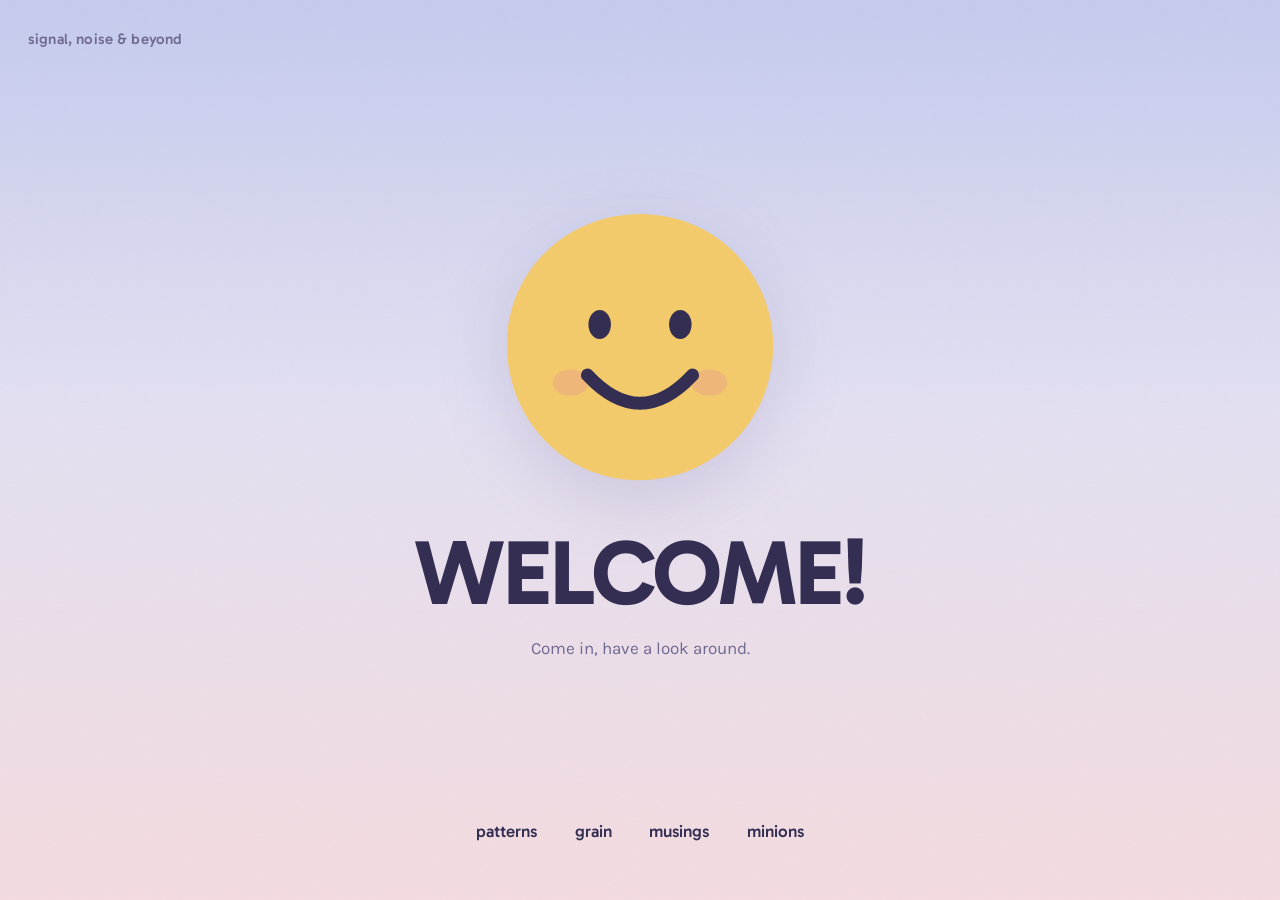
<file: index.html>
<!DOCTYPE html>
<html lang="en">
<head>
<meta charset="utf-8">
<meta name="viewport" content="width=device-width, initial-scale=1">
<title>signal, noise &amp; beyond</title>
<meta name="description" content="Data science, photography, writing, and small useful tools.">
<link rel="preconnect" href="https://fonts.googleapis.com">
<link rel="preconnect" href="https://fonts.gstatic.com" crossorigin>
<link href="https://fonts.googleapis.com/css2?family=Gabarito:wght@500;600;700&family=Karla:wght@400;500&display=swap" rel="stylesheet">
<style>
  :root{
    --sky-top:#C6CCEE;
    --sky-mid:#E4E1F2;
    --sky-bottom:#F4DCE0;
    --sun:#F2C96B;
    --ink:#332E52;
    --ink-soft:#6F688F;
    --cheek:#E8899A;
    --display:"Gabarito",ui-rounded,"Segoe UI Rounded",system-ui,sans-serif;
    --body:"Karla",system-ui,-apple-system,sans-serif;
  }

  *{box-sizing:border-box;}

  html,body{height:100%;}

  body{
    margin:0;
    font-family:var(--body);
    color:var(--ink);
    background:linear-gradient(180deg,
      var(--sky-top) 0%,
      var(--sky-mid) 46%,
      var(--sky-bottom) 100%);
    background-attachment:fixed;
    display:flex;
    flex-direction:column;
    min-height:100svh;
    -webkit-font-smoothing:antialiased;
  }

  /* Film grain — ties the flat wash to the photography side of the site. */
  body::after{
    content:"";
    position:fixed;
    inset:0;
    pointer-events:none;
    z-index:2;
    opacity:.05;
    mix-blend-mode:multiply;
    background-image:url("data:image/svg+xml,%3Csvg xmlns='http://www.w3.org/2000/svg' width='180' height='180'%3E%3Cfilter id='n'%3E%3CfeTurbulence type='fractalNoise' baseFrequency='0.85' numOctaves='3' stitchTiles='stitch'/%3E%3C/filter%3E%3Crect width='180' height='180' filter='url(%23n)'/%3E%3C/svg%3E");
  }

  .wordmark{
    position:relative;
    z-index:3;
    padding:1.9rem 1.75rem 0;
    font-family:var(--display);
    font-weight:500;
    font-size:.94rem;
    letter-spacing:.01em;
    color:var(--ink-soft);
  }

  main{
    position:relative;
    z-index:3;
    flex:1;
    display:flex;
    flex-direction:column;
    align-items:center;
    justify-content:center;
    gap:2.1rem;
    padding:2rem 1.5rem 1rem;
    text-align:center;
  }

  .face{
    width:min(62vw,300px);
    height:auto;
    display:block;
    filter:drop-shadow(0 18px 34px rgba(80,66,130,.16));
  }

  h1{
    font-family:var(--display);
    font-weight:700;
    font-size:clamp(3rem,13vw,5.75rem);
    line-height:.94;
    letter-spacing:-.022em;
    margin:0;
  }

  .tagline{
    margin:-.9rem 0 0;
    font-size:1.0625rem;
    color:var(--ink-soft);
    max-width:30ch;
    line-height:1.5;
  }

  nav{
    position:relative;
    z-index:3;
    display:flex;
    flex-wrap:wrap;
    justify-content:center;
    gap:.4rem 2.15rem;
    padding:1.25rem 1.5rem 3.1rem;
  }

  nav a{
    font-family:var(--display);
    font-weight:500;
    font-size:1.0625rem;
    color:var(--ink);
    text-decoration:none;
    padding:.45rem .1rem;
    border-bottom:2px solid transparent;
    transition:border-color .18s ease,color .18s ease;
  }

  nav a:hover,
  nav a:focus-visible{
    border-bottom-color:var(--sun);
    color:var(--ink);
  }

  a:focus-visible{
    outline:2px solid var(--ink);
    outline-offset:4px;
    border-radius:3px;
  }

  /* ---- the one orchestrated moment ---- */

  .face{
    animation:rise .95s cubic-bezier(.2,.75,.3,1) both;
  }

  h1{animation:lift .7s ease-out .42s both;}
  .tagline{animation:lift .7s ease-out .56s both;}
  nav{animation:lift .7s ease-out .68s both;}

  @keyframes rise{
    from{opacity:0;transform:translateY(16px) scale(.93);}
    to{opacity:1;transform:none;}
  }
  @keyframes lift{
    from{opacity:0;transform:translateY(10px);}
    to{opacity:1;transform:none;}
  }

  #smile{
    stroke-dasharray:180;
    stroke-dashoffset:180;
    animation:draw .8s cubic-bezier(.4,.1,.2,1) .5s both;
  }
  @keyframes draw{to{stroke-dashoffset:0;}}

  .eye{
    transform-box:fill-box;
    transform-origin:center;
    animation:blink 7s ease-in-out 2.6s infinite;
  }
  @keyframes blink{
    0%,92%,100%{transform:scaleY(1);}
    95.5%{transform:scaleY(.08);}
  }

  @media (prefers-reduced-motion:reduce){
    .face,h1,.tagline,nav,#smile,.eye{animation:none;}
    #smile{stroke-dashoffset:0;}
  }

  @media (max-width:430px){
    nav{gap:.3rem 1.4rem;}
    .wordmark{padding:1.5rem 1.25rem 0;font-size:.875rem;}
  }
</style>
</head>
<body>

  <div class="wordmark">signal, noise &amp; beyond</div>

  <main>
    <svg class="face" viewBox="0 0 320 320" role="img"
         aria-label="A big smiling face" xmlns="http://www.w3.org/2000/svg">
      <!-- Slightly irregular circle so it reads hand-drawn, not geometric. -->
      <path d="M160 18 C239 18 302 80 302 159 C302 240 237 302 159 302
               C80 302 18 238 18 157 C18 78 83 18 160 18 Z"
            fill="#F2C96B"/>
      <ellipse cx="86" cy="198" rx="19" ry="14" fill="#E8899A" opacity=".3"/>
      <ellipse cx="234" cy="198" rx="19" ry="14" fill="#E8899A" opacity=".3"/>
      <ellipse class="eye" cx="117" cy="136" rx="12" ry="15.5" fill="#332E52"/>
      <ellipse class="eye" cx="203" cy="136" rx="12" ry="15.5" fill="#332E52"/>
      <path id="smile" d="M104 190 Q160 250 216 190"
            fill="none" stroke="#332E52" stroke-width="14" stroke-linecap="round"/>
    </svg>

    <h1>WELCOME!</h1>

    <p class="tagline">Come in, have a look around.</p>
  </main>

  <nav>
    <a href="/patterns/">patterns</a>
    <a href="/grain/">grain</a>
    <a href="/musings/">musings</a>
    <a href="/minions/">minions</a>
  </nav>

</body>
</html>
</file>
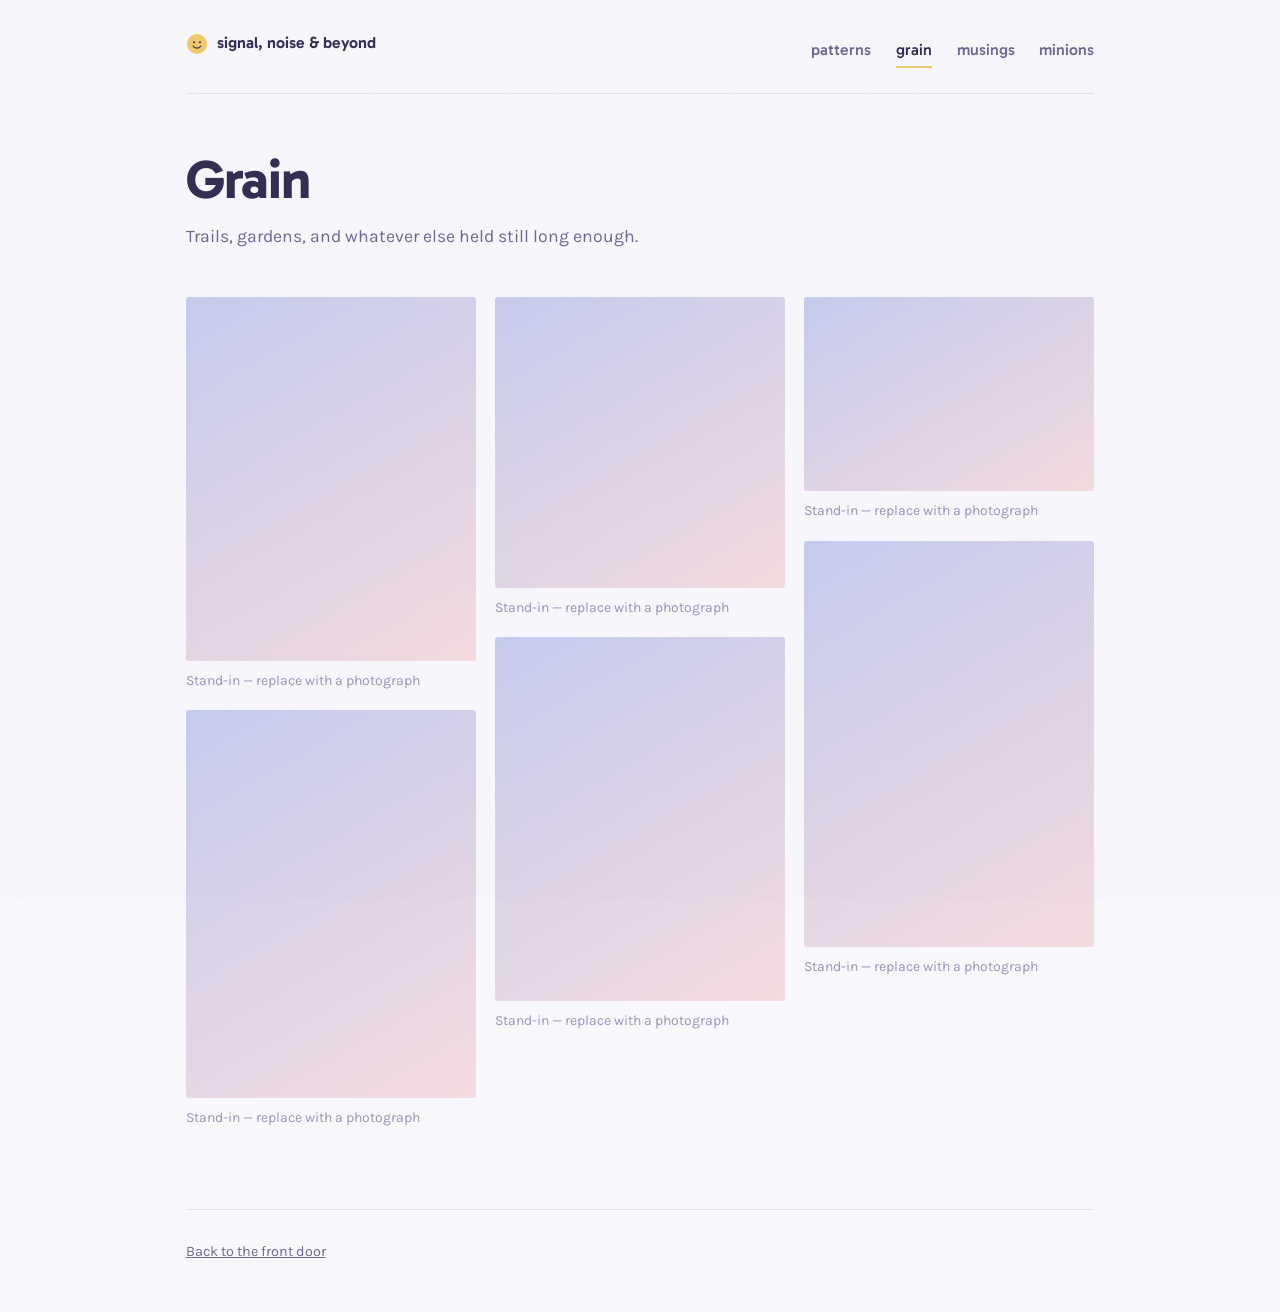
<file: grain/index.html>
<!DOCTYPE html>
<html lang="en">
<head>
<meta charset="utf-8">
<meta name="viewport" content="width=device-width, initial-scale=1">
<title>grain — signal, noise &amp; beyond</title>
<meta name="description" content="Photographs.">
<link rel="preconnect" href="https://fonts.googleapis.com">
<link rel="preconnect" href="https://fonts.gstatic.com" crossorigin>
<link href="https://fonts.googleapis.com/css2?family=Gabarito:wght@500;600;700&family=Karla:wght@400;500&display=swap" rel="stylesheet">
<link rel="stylesheet" href="../assets/css/site.css">
</head>
<body>

<div class="shell">

  <header class="masthead">
    <a class="home" href="../">
      <svg viewBox="0 0 320 320" aria-hidden="true" xmlns="http://www.w3.org/2000/svg">
        <circle cx="160" cy="160" r="146" fill="#F2C96B"/>
        <circle cx="117" cy="134" r="15" fill="#332E52"/>
        <circle cx="203" cy="134" r="15" fill="#332E52"/>
        <path d="M104 190 Q160 250 216 190" fill="none" stroke="#332E52"
              stroke-width="18" stroke-linecap="round"/>
      </svg>
      signal, noise &amp; beyond
    </a>
    <nav class="sections">
      <a href="../patterns/">patterns</a>
      <a href="../grain/" aria-current="page">grain</a>
      <a href="../musings/">musings</a>
      <a href="/minions/">minions</a>
    </nav>
  </header>

  <div class="opener">
    <h1>Grain</h1>
    <p>
      Trails, gardens, and whatever else held still long enough.
    </p>
  </div>

  <main>

    <!-- Real photographs go in /grain/photos/ and get added here like so:

         <figure>
           <img src="photos/rainier-ridge.jpg" alt="Ridge line above cloud"
                loading="lazy" width="1600" height="2000">
           <figcaption>Mount Rainier, September</figcaption>
         </figure>

         Always set width and height so the column layout doesn't jump.
         Resize the long edge to about 2000px before committing — Git is
         unhappy with large binaries and Pages caps a repo around 1 GB.
         Delete the stand-in tiles below as you go. -->

    <div class="gallery">
      <figure>
        <div class="placeholder" style="--ratio:4/5"></div>
        <figcaption>Stand-in — replace with a photograph</figcaption>
      </figure>
      <figure>
        <div class="placeholder" style="--ratio:3/4"></div>
        <figcaption>Stand-in — replace with a photograph</figcaption>
      </figure>
      <figure>
        <div class="placeholder" style="--ratio:1/1"></div>
        <figcaption>Stand-in — replace with a photograph</figcaption>
      </figure>
      <figure>
        <div class="placeholder" style="--ratio:4/5"></div>
        <figcaption>Stand-in — replace with a photograph</figcaption>
      </figure>
      <figure>
        <div class="placeholder" style="--ratio:3/2"></div>
        <figcaption>Stand-in — replace with a photograph</figcaption>
      </figure>
      <figure>
        <div class="placeholder" style="--ratio:5/7"></div>
        <figcaption>Stand-in — replace with a photograph</figcaption>
      </figure>
    </div>

  </main>

  <footer class="foot">
    <a href="../">Back to the front door</a>
  </footer>

</div>

</body>
</html>
</file>
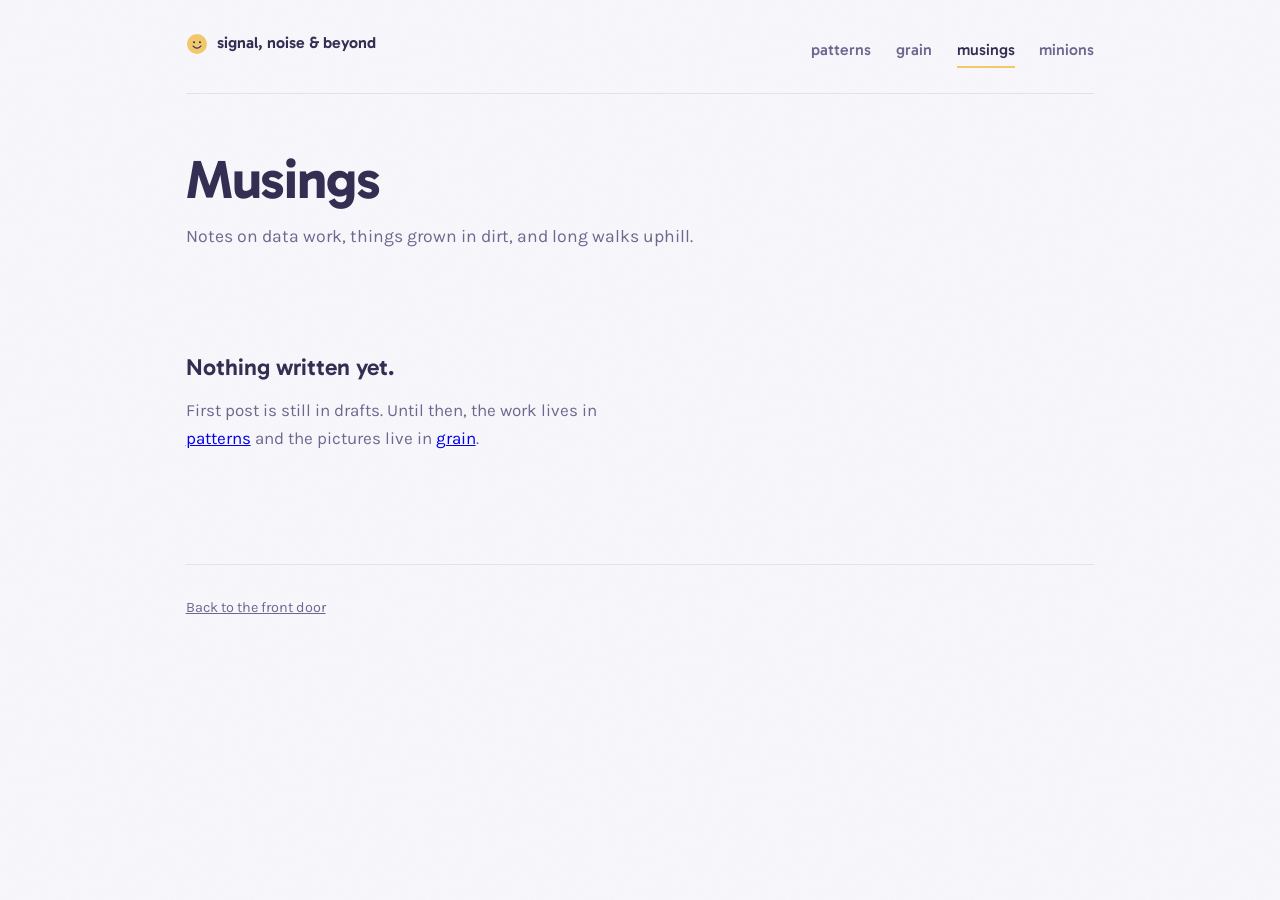
<file: musings/index.html>
<!DOCTYPE html>
<html lang="en">
<head>
<meta charset="utf-8">
<meta name="viewport" content="width=device-width, initial-scale=1">
<title>musings — signal, noise &amp; beyond</title>
<meta name="description" content="Writing, when there is something worth writing down.">
<link rel="preconnect" href="https://fonts.googleapis.com">
<link rel="preconnect" href="https://fonts.gstatic.com" crossorigin>
<link href="https://fonts.googleapis.com/css2?family=Gabarito:wght@500;600;700&family=Karla:wght@400;500&display=swap" rel="stylesheet">
<link rel="stylesheet" href="../assets/css/site.css">
</head>
<body>

<div class="shell">

  <header class="masthead">
    <a class="home" href="../">
      <svg viewBox="0 0 320 320" aria-hidden="true" xmlns="http://www.w3.org/2000/svg">
        <circle cx="160" cy="160" r="146" fill="#F2C96B"/>
        <circle cx="117" cy="134" r="15" fill="#332E52"/>
        <circle cx="203" cy="134" r="15" fill="#332E52"/>
        <path d="M104 190 Q160 250 216 190" fill="none" stroke="#332E52"
              stroke-width="18" stroke-linecap="round"/>
      </svg>
      signal, noise &amp; beyond
    </a>
    <nav class="sections">
      <a href="../patterns/">patterns</a>
      <a href="../grain/">grain</a>
      <a href="../musings/" aria-current="page">musings</a>
      <a href="/minions/">minions</a>
    </nav>
  </header>

  <div class="opener">
    <h1>Musings</h1>
    <p>
      Notes on data work, things grown in dirt, and long walks uphill.
    </p>
  </div>

  <main>

    <div class="empty">
      <h2>Nothing written yet.</h2>
      <p>
        First post is still in drafts. Until then, the work lives in
        <a href="../patterns/">patterns</a> and the pictures live in
        <a href="../grain/">grain</a>.
      </p>
    </div>

    <!-- When you're ready to publish, two routes:

         Plain HTML — make /musings/a-post-title/index.html by copying this
         file, and list posts here as links. Fine up to roughly 20 posts.

         Jekyll — delete the .nojekyll file at the repo root, add a
         _config.yml with `permalink: /musings/:title/`, and write posts as
         markdown in /_posts/YYYY-MM-DD-title.md. GitHub Pages builds it
         for free and this page becomes the generated index. -->

  </main>

  <footer class="foot">
    <a href="../">Back to the front door</a>
  </footer>

</div>

</body>
</html>
</file>
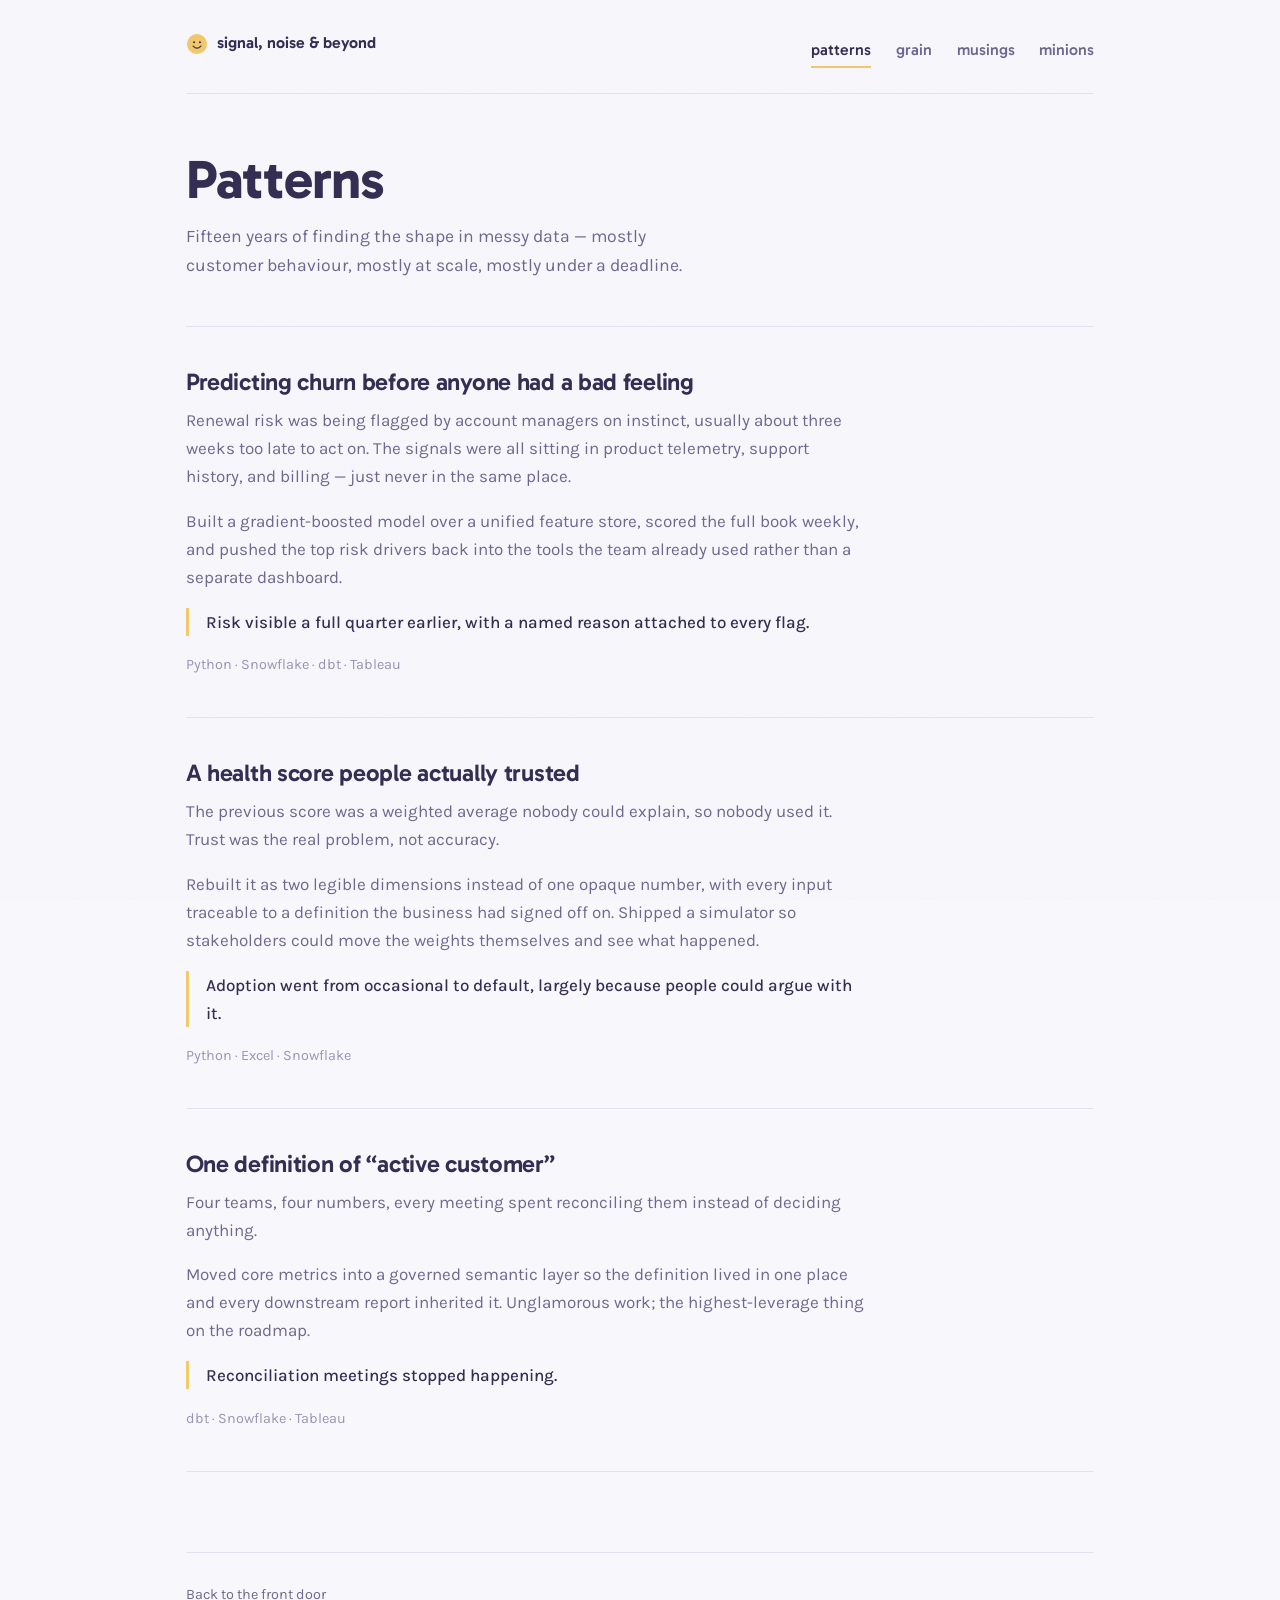
<file: patterns/index.html>
<!DOCTYPE html>
<html lang="en">
<head>
<meta charset="utf-8">
<meta name="viewport" content="width=device-width, initial-scale=1">
<title>patterns — signal, noise &amp; beyond</title>
<meta name="description" content="Data science and analytics work.">
<link rel="preconnect" href="https://fonts.googleapis.com">
<link rel="preconnect" href="https://fonts.gstatic.com" crossorigin>
<link href="https://fonts.googleapis.com/css2?family=Gabarito:wght@500;600;700&family=Karla:wght@400;500&display=swap" rel="stylesheet">
<link rel="stylesheet" href="../assets/css/site.css">
</head>
<body>

<div class="shell">

  <header class="masthead">
    <a class="home" href="../">
      <svg viewBox="0 0 320 320" aria-hidden="true" xmlns="http://www.w3.org/2000/svg">
        <circle cx="160" cy="160" r="146" fill="#F2C96B"/>
        <circle cx="117" cy="134" r="15" fill="#332E52"/>
        <circle cx="203" cy="134" r="15" fill="#332E52"/>
        <path d="M104 190 Q160 250 216 190" fill="none" stroke="#332E52"
              stroke-width="18" stroke-linecap="round"/>
      </svg>
      signal, noise &amp; beyond
    </a>
    <nav class="sections">
      <a href="../patterns/" aria-current="page">patterns</a>
      <a href="../grain/">grain</a>
      <a href="../musings/">musings</a>
      <a href="/minions/">minions</a>
    </nav>
  </header>

  <div class="opener">
    <h1>Patterns</h1>
    <p>
      Fifteen years of finding the shape in messy data — mostly customer
      behaviour, mostly at scale, mostly under a deadline.
    </p>
  </div>

  <main>

    <!-- Copy one <li> block per project. Keep the shape:
         title → what the problem was → what you built → what changed. -->
    <ul class="work">

      <li>
        <h2>Predicting churn before anyone had a bad feeling</h2>
        <p class="frame">
          Renewal risk was being flagged by account managers on instinct,
          usually about three weeks too late to act on. The signals were all
          sitting in product telemetry, support history, and billing — just
          never in the same place.
        </p>
        <p class="frame">
          Built a gradient-boosted model over a unified feature store, scored
          the full book weekly, and pushed the top risk drivers back into the
          tools the team already used rather than a separate dashboard.
        </p>
        <p class="outcome">
          Risk visible a full quarter earlier, with a named reason attached to
          every flag.
        </p>
        <p class="stack">Python · Snowflake · dbt · Tableau</p>
      </li>

      <li>
        <h2>A health score people actually trusted</h2>
        <p class="frame">
          The previous score was a weighted average nobody could explain, so
          nobody used it. Trust was the real problem, not accuracy.
        </p>
        <p class="frame">
          Rebuilt it as two legible dimensions instead of one opaque number,
          with every input traceable to a definition the business had signed
          off on. Shipped a simulator so stakeholders could move the weights
          themselves and see what happened.
        </p>
        <p class="outcome">
          Adoption went from occasional to default, largely because people
          could argue with it.
        </p>
        <p class="stack">Python · Excel · Snowflake</p>
      </li>

      <li>
        <h2>One definition of “active customer”</h2>
        <p class="frame">
          Four teams, four numbers, every meeting spent reconciling them
          instead of deciding anything.
        </p>
        <p class="frame">
          Moved core metrics into a governed semantic layer so the definition
          lived in one place and every downstream report inherited it.
          Unglamorous work; the highest-leverage thing on the roadmap.
        </p>
        <p class="outcome">
          Reconciliation meetings stopped happening.
        </p>
        <p class="stack">dbt · Snowflake · Tableau</p>
      </li>

    </ul>

  </main>

  <footer class="foot">
    <a href="../">Back to the front door</a>
  </footer>

</div>

</body>
</html>
</file>
<file: assets/css/site.css>
/* signal, noise & beyond — shared styles for the section pages.
   The landing page (/index.html) is deliberately self-contained and does
   not use this file; it has its own sky-gradient treatment. */

:root{
  --paper:#F8F7FC;
  --ink:#332E52;
  --ink-soft:#6F688F;
  --ink-faint:#9A94B5;
  --sun:#F2C96B;
  --periwinkle:#C6CCEE;
  --blush:#F4DCE0;
  --line:#E4E2F0;
  --display:"Gabarito",ui-rounded,"Segoe UI Rounded",system-ui,sans-serif;
  --body:"Karla",system-ui,-apple-system,sans-serif;
  --measure:68ch;
}

*{box-sizing:border-box;}

html{scroll-behavior:smooth;}

body{
  margin:0;
  background:var(--paper);
  color:var(--ink);
  font-family:var(--body);
  font-size:1.0625rem;
  line-height:1.65;
  -webkit-font-smoothing:antialiased;
}

body::after{
  content:"";
  position:fixed;
  inset:0;
  pointer-events:none;
  z-index:50;
  opacity:.04;
  mix-blend-mode:multiply;
  background-image:url("data:image/svg+xml,%3Csvg xmlns='http://www.w3.org/2000/svg' width='180' height='180'%3E%3Cfilter id='n'%3E%3CfeTurbulence type='fractalNoise' baseFrequency='0.85' numOctaves='3' stitchTiles='stitch'/%3E%3C/filter%3E%3Crect width='180' height='180' filter='url(%23n)'/%3E%3C/svg%3E");
}

.shell{
  max-width:60rem;
  margin:0 auto;
  padding:0 1.6rem;
}

/* ---------- masthead ---------- */

.masthead{
  display:flex;
  flex-wrap:wrap;
  align-items:baseline;
  justify-content:space-between;
  gap:.9rem 2rem;
  padding:1.9rem 0 1.6rem;
  border-bottom:1px solid var(--line);
}

.home{
  display:inline-flex;
  align-items:center;
  gap:.6rem;
  font-family:var(--display);
  font-weight:600;
  font-size:1rem;
  color:var(--ink);
  text-decoration:none;
}

.home svg{width:22px;height:22px;flex:none;}

.sections{
  display:flex;
  flex-wrap:wrap;
  gap:.3rem 1.55rem;
}

.sections a{
  font-family:var(--display);
  font-weight:500;
  font-size:.9875rem;
  color:var(--ink-soft);
  text-decoration:none;
  padding-bottom:.18rem;
  border-bottom:2px solid transparent;
  transition:color .18s ease,border-color .18s ease;
}

.sections a:hover{color:var(--ink);border-bottom-color:var(--periwinkle);}
.sections a[aria-current="page"]{color:var(--ink);border-bottom-color:var(--sun);}

/* ---------- page opener ---------- */

.opener{padding:3.6rem 0 2.9rem;}

.opener h1{
  font-family:var(--display);
  font-weight:700;
  font-size:clamp(2.35rem,6.5vw,3.4rem);
  line-height:1.04;
  letter-spacing:-.02em;
  margin:0 0 .85rem;
}

.opener p{
  margin:0;
  max-width:52ch;
  font-size:1.1rem;
  color:var(--ink-soft);
}

main{padding-bottom:5rem;}

/* ---------- project list (patterns) ---------- */

.work{
  list-style:none;
  margin:0;
  padding:0;
  border-top:1px solid var(--line);
}

.work > li{
  padding:2.5rem 0;
  border-bottom:1px solid var(--line);
}

.work h2{
  font-family:var(--display);
  font-weight:600;
  font-size:1.5rem;
  line-height:1.24;
  letter-spacing:-.012em;
  margin:0 0 .55rem;
}

.work .frame{
  margin:0 0 1.05rem;
  color:var(--ink-soft);
  max-width:var(--measure);
}

.work .frame:last-child{margin-bottom:0;}

.outcome{
  margin:0;
  padding-left:1.1rem;
  border-left:3px solid var(--sun);
  font-weight:500;
  max-width:var(--measure);
}

.stack{
  margin:1.1rem 0 0;
  font-size:.9rem;
  color:var(--ink-faint);
}

/* ---------- photo grid (grain) ---------- */

.gallery{
  columns:3 210px;
  column-gap:1.15rem;
}

.gallery figure{
  margin:0 0 1.15rem;
  break-inside:avoid;
}

.gallery img{
  width:100%;
  height:auto;
  display:block;
  border-radius:3px;
}

.gallery figcaption{
  margin-top:.5rem;
  font-size:.875rem;
  color:var(--ink-faint);
}

/* Stand-in tiles — delete these once real photographs go in. */
.placeholder{
  aspect-ratio:var(--ratio,4/5);
  border-radius:3px;
  background:linear-gradient(150deg,var(--periwinkle),var(--blush));
}

/* ---------- tool list (minions) ---------- */

.tools{
  list-style:none;
  margin:0;
  padding:0;
  display:grid;
  gap:1.15rem;
}

.tools li{
  border:1px solid var(--line);
  border-radius:6px;
  background:#fff;
}

.tools a{
  display:block;
  padding:1.5rem 1.6rem;
  text-decoration:none;
  color:inherit;
  border-radius:6px;
  transition:border-color .18s ease;
}

.tools h2{
  font-family:var(--display);
  font-weight:600;
  font-size:1.2rem;
  margin:0 0 .3rem;
}

.tools p{margin:0;color:var(--ink-soft);font-size:.99rem;max-width:58ch;}

.tools li:hover{border-color:var(--periwinkle);}

.tools li.soon{
  background:transparent;
  border-style:dashed;
  padding:1.5rem 1.6rem;
  color:var(--ink-faint);
}

.tools li.soon h2{color:var(--ink-faint);}

/* ---------- empty states ---------- */

.empty{
  padding:3.2rem 0 1rem;
  max-width:46ch;
}

.empty h2{
  font-family:var(--display);
  font-weight:600;
  font-size:1.45rem;
  margin:0 0 .6rem;
}

.empty p{margin:0 0 1rem;color:var(--ink-soft);}

/* ---------- footer ---------- */

.foot{
  border-top:1px solid var(--line);
  padding:1.9rem 0 3rem;
  font-size:.9rem;
  color:var(--ink-faint);
}

.foot a{color:var(--ink-soft);}

/* ---------- shared ---------- */

a:focus-visible{
  outline:2px solid var(--ink);
  outline-offset:3px;
  border-radius:3px;
}

@media (max-width:560px){
  .opener{padding:2.6rem 0 2.1rem;}
  .gallery{columns:2 140px;column-gap:.8rem;}
  .gallery figure{margin-bottom:.8rem;}
}
</file>
